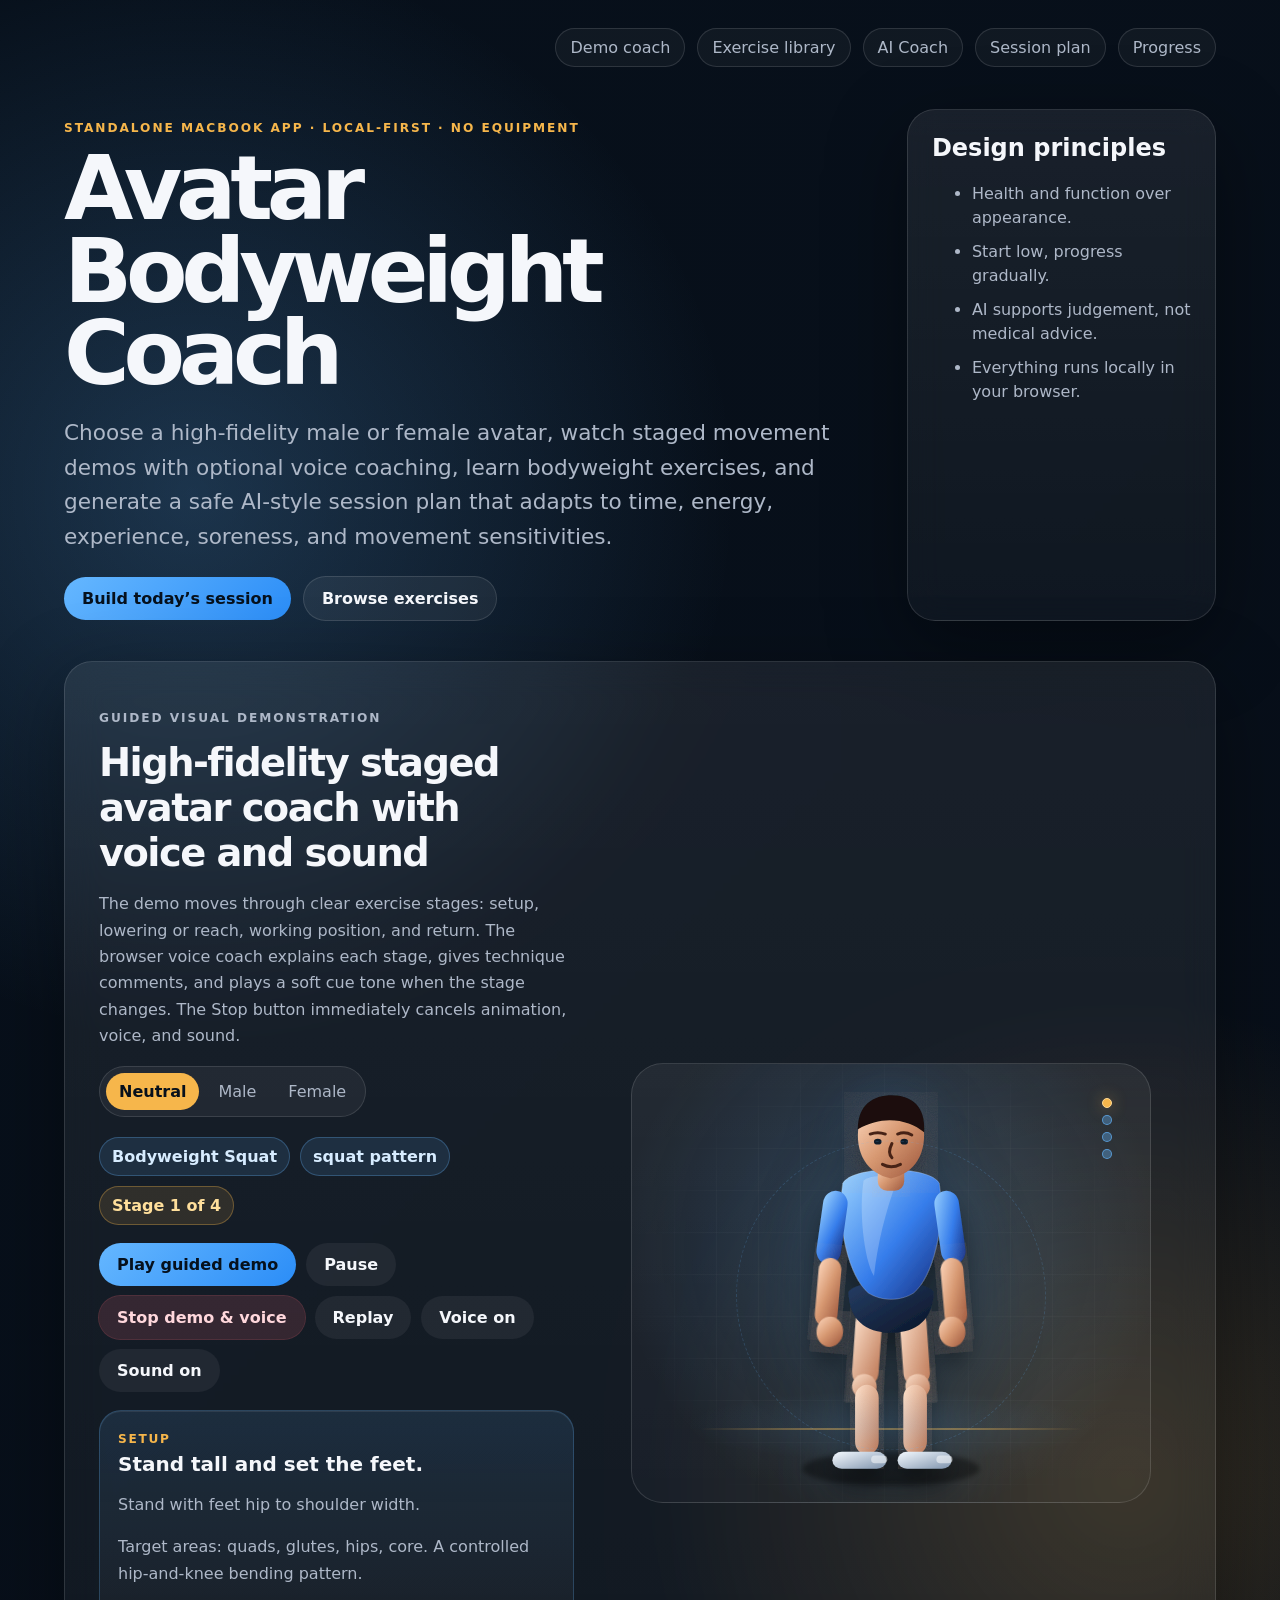
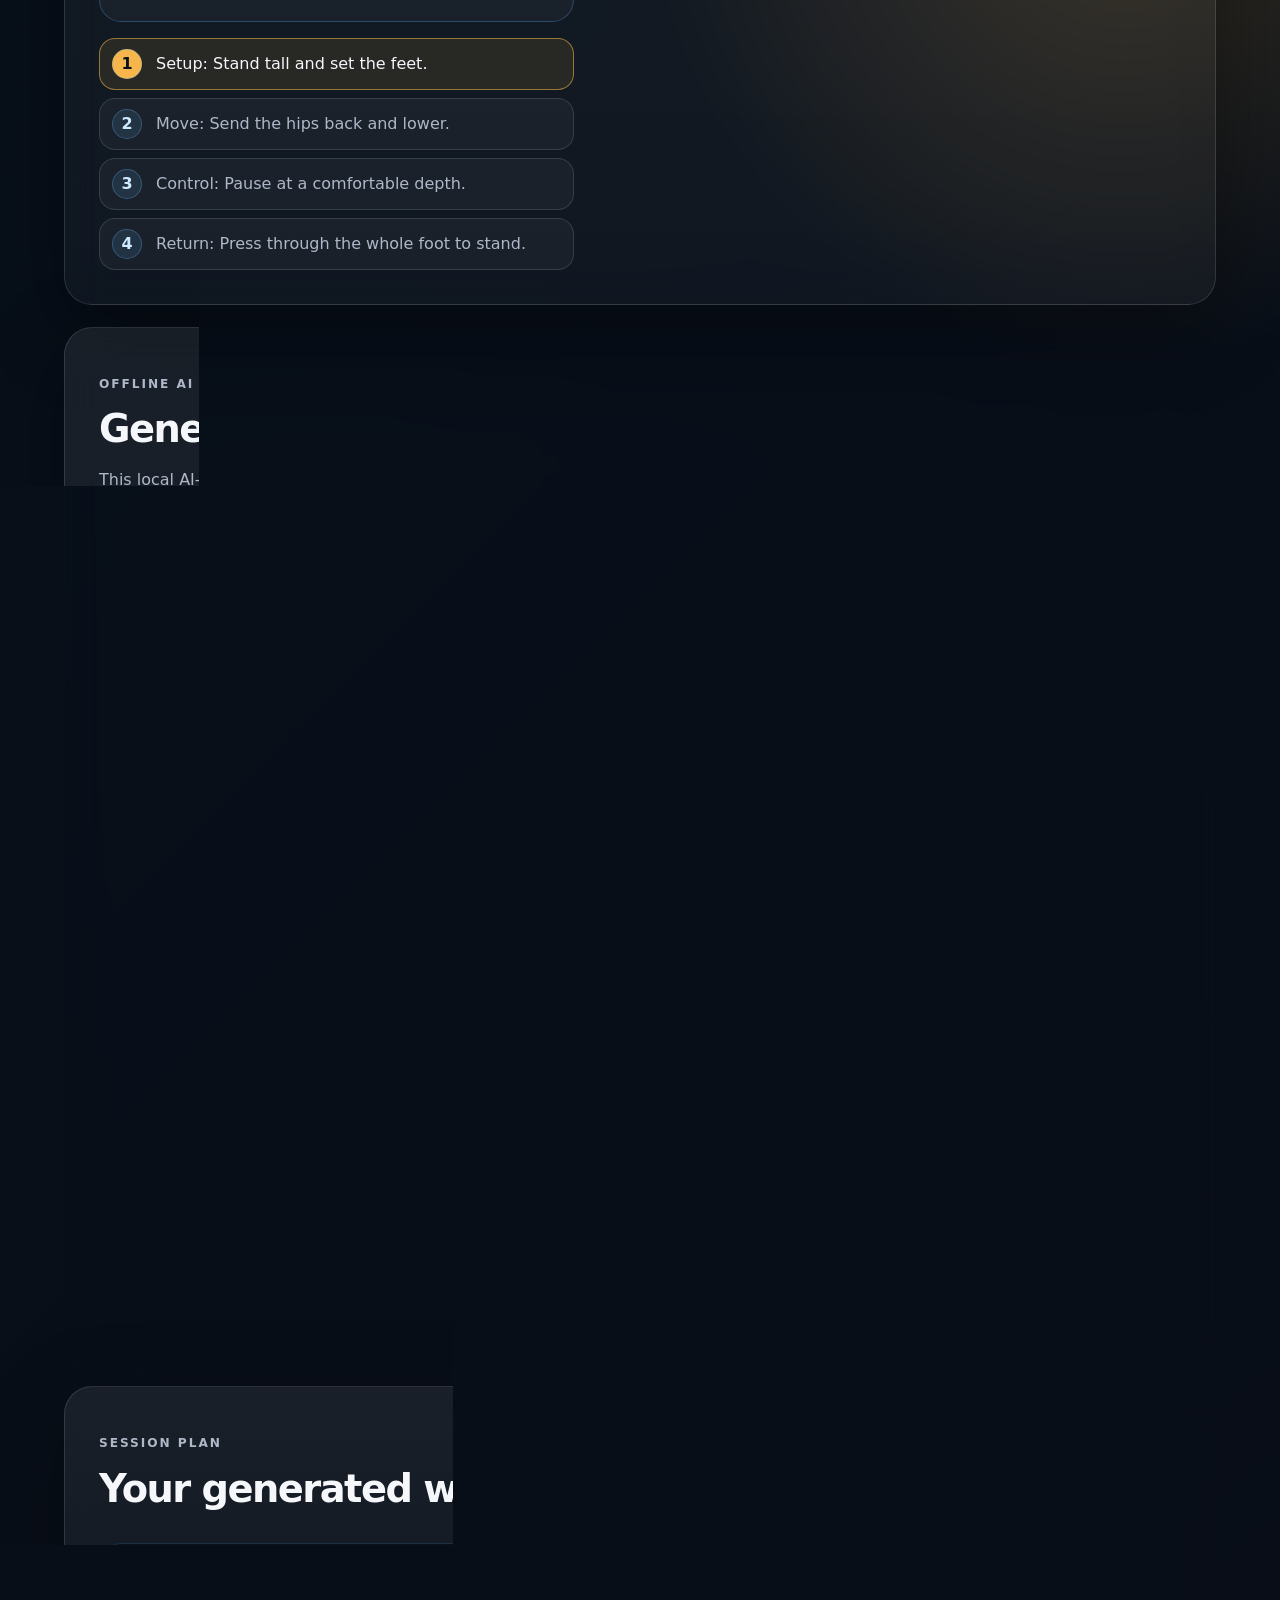
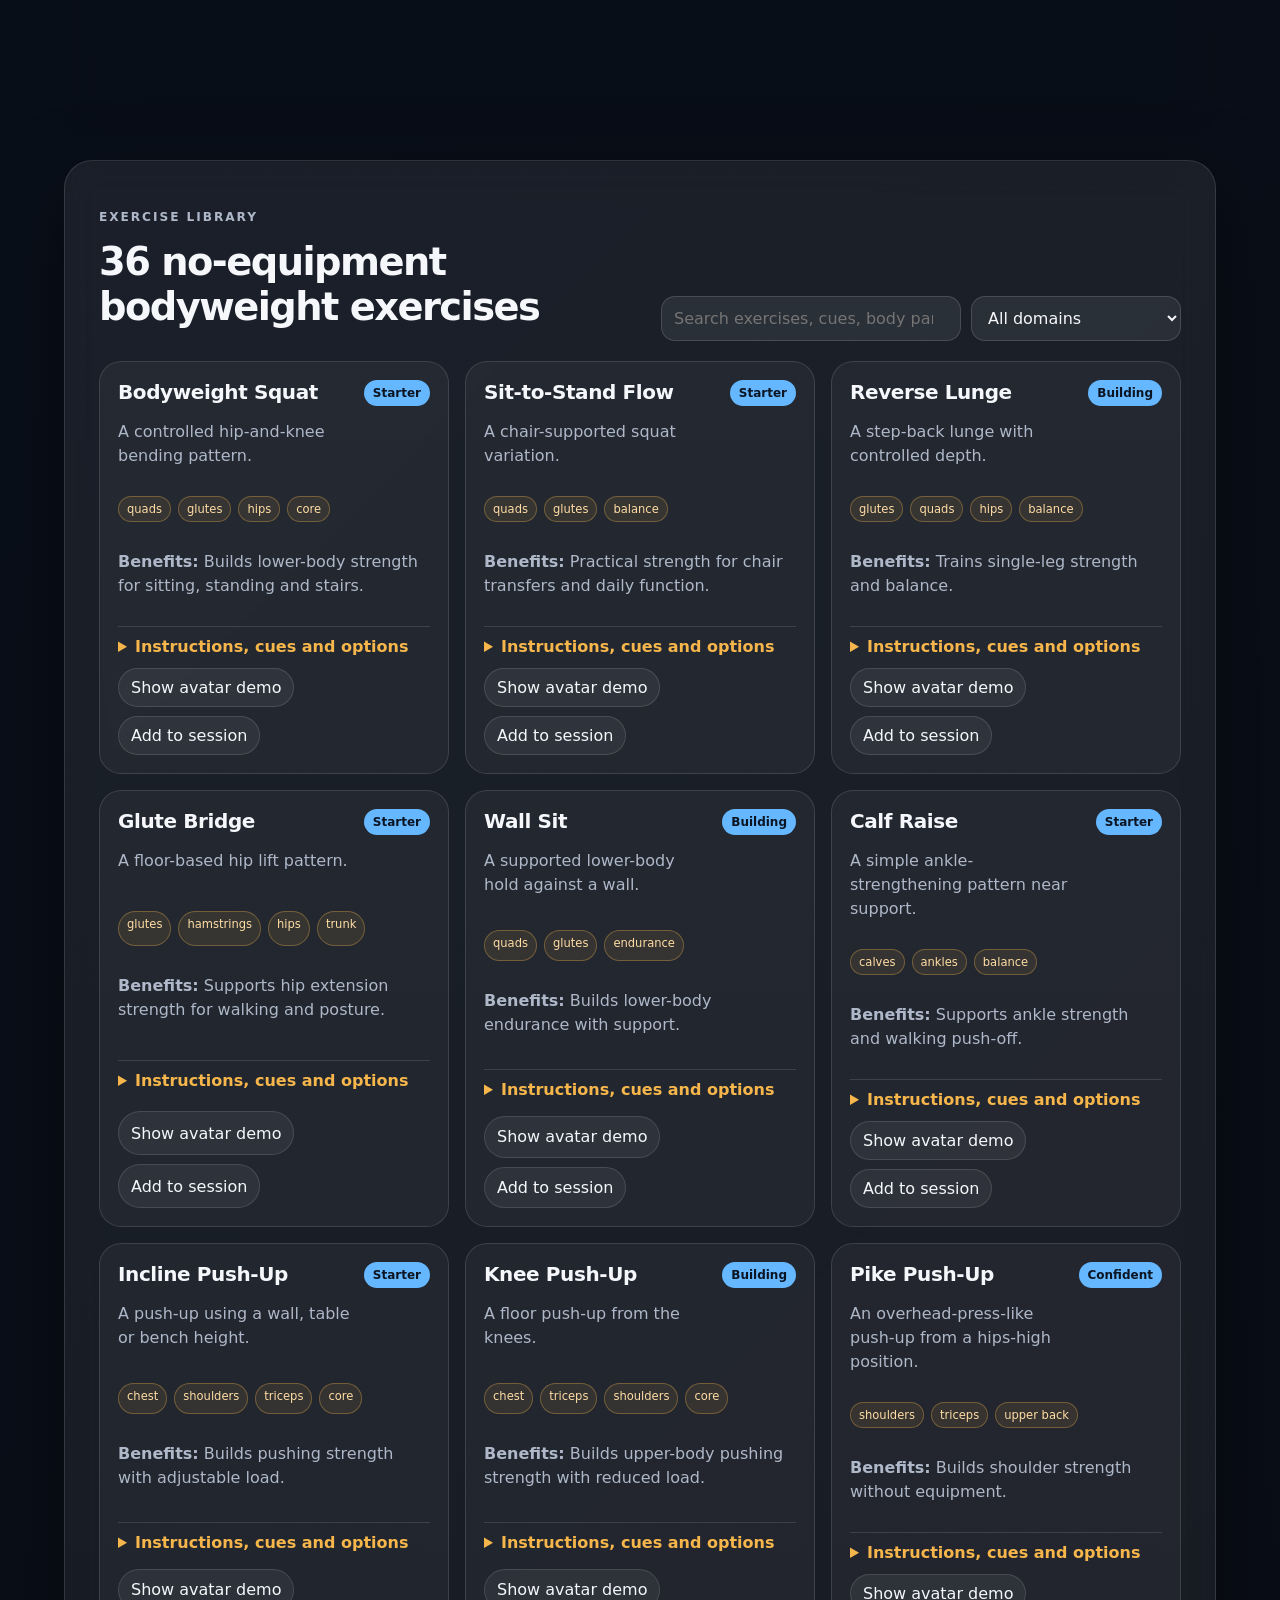
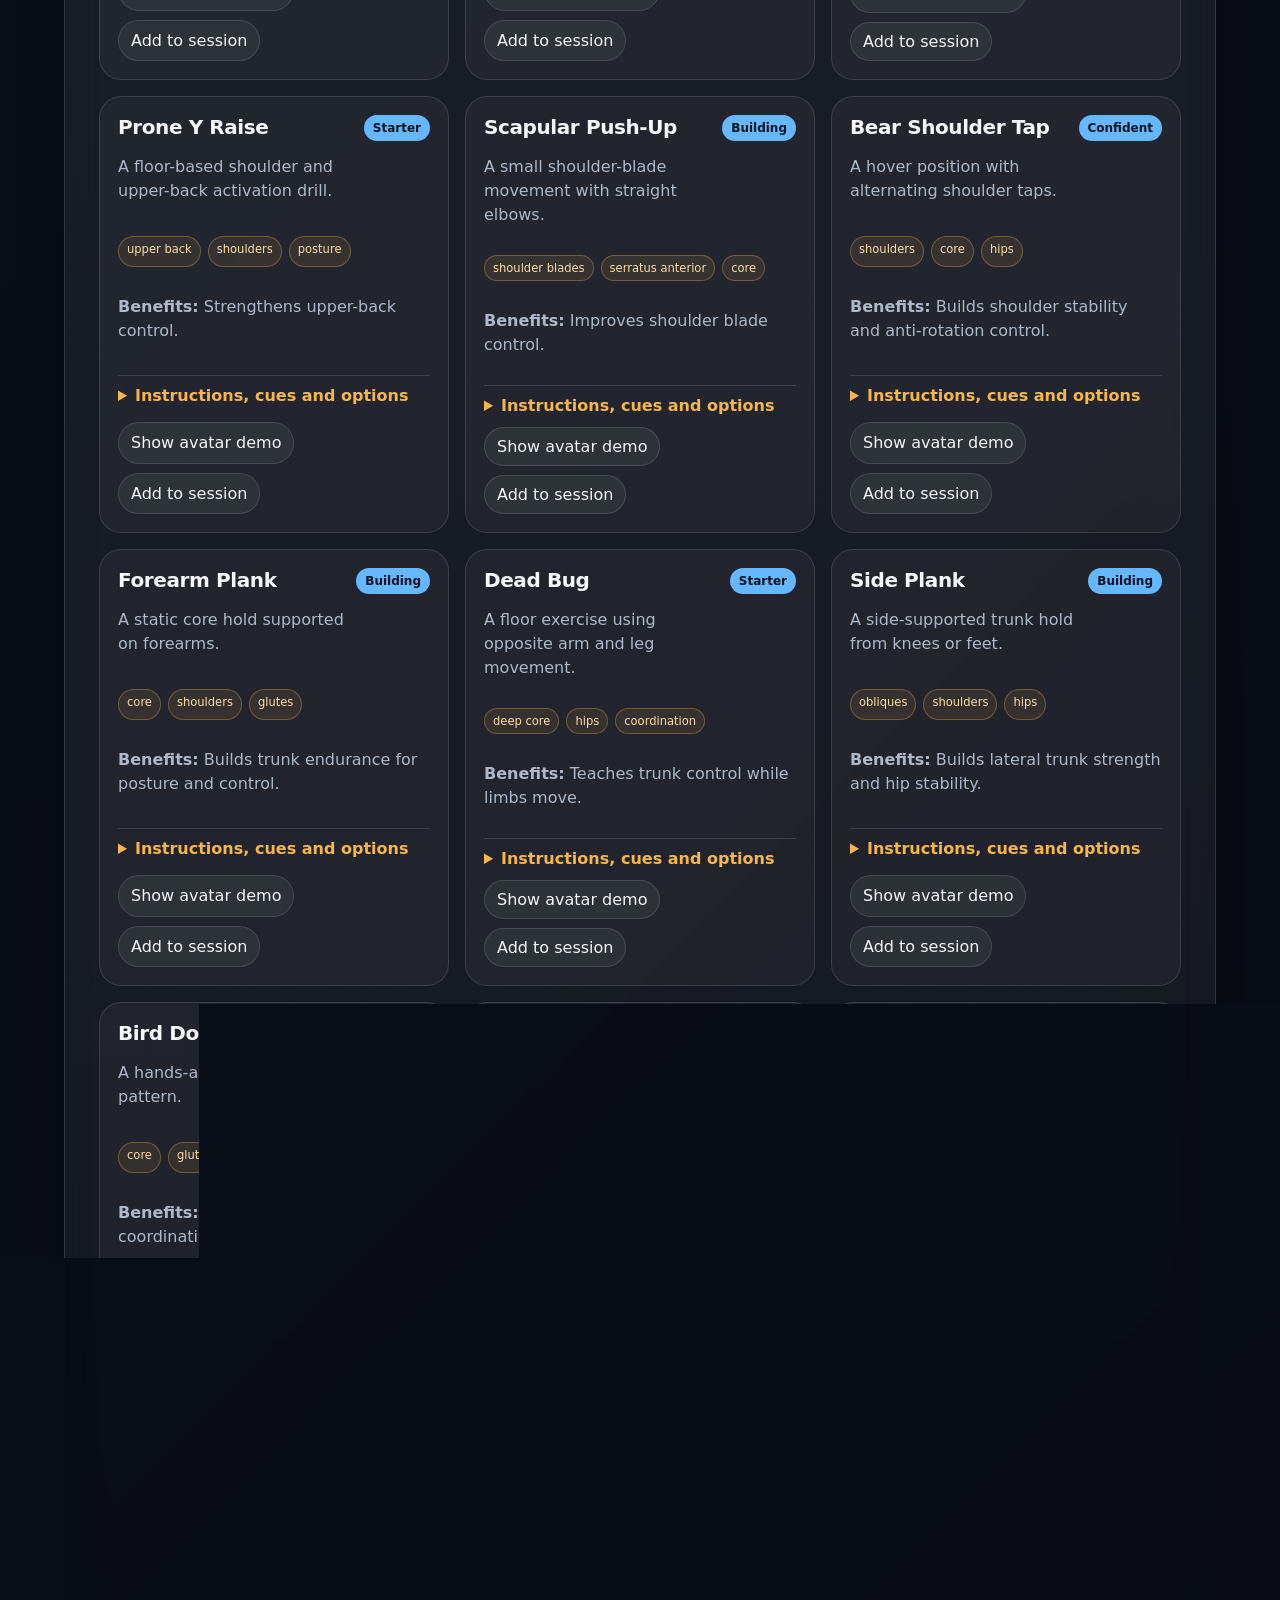
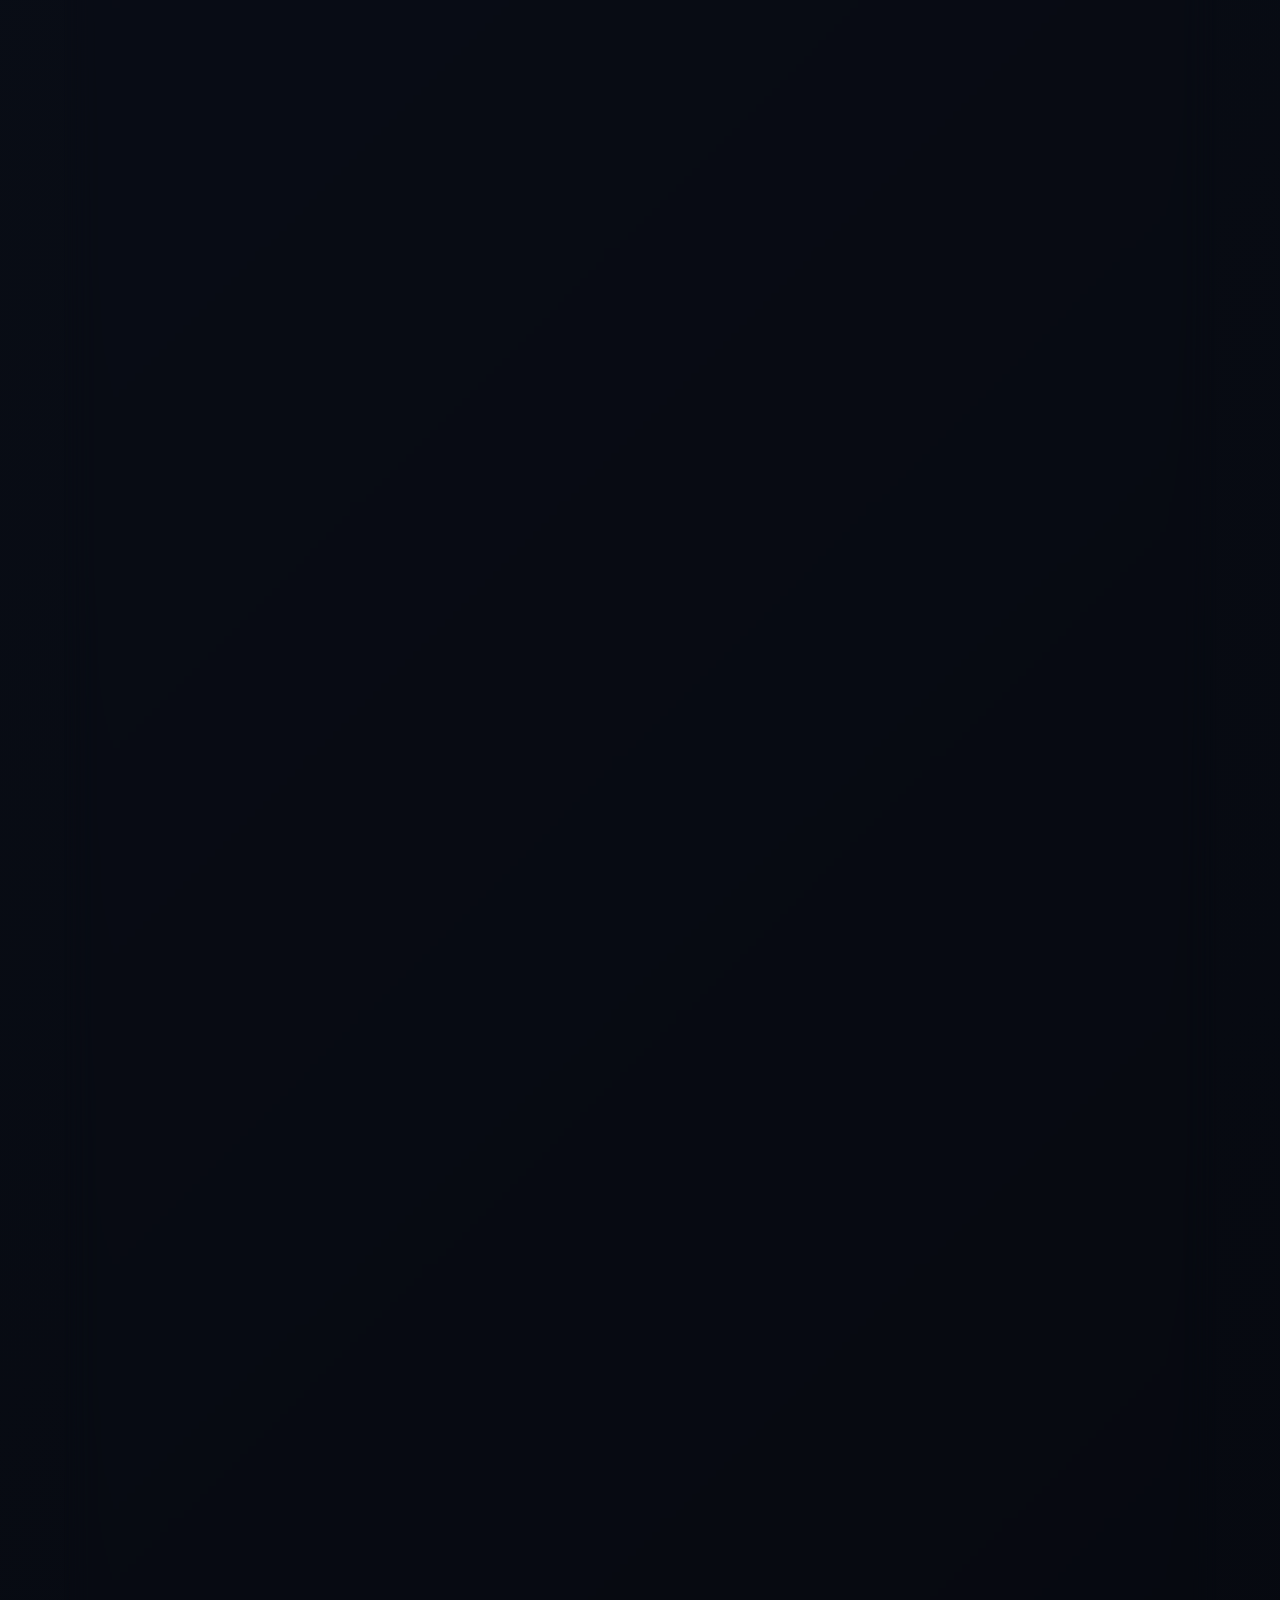
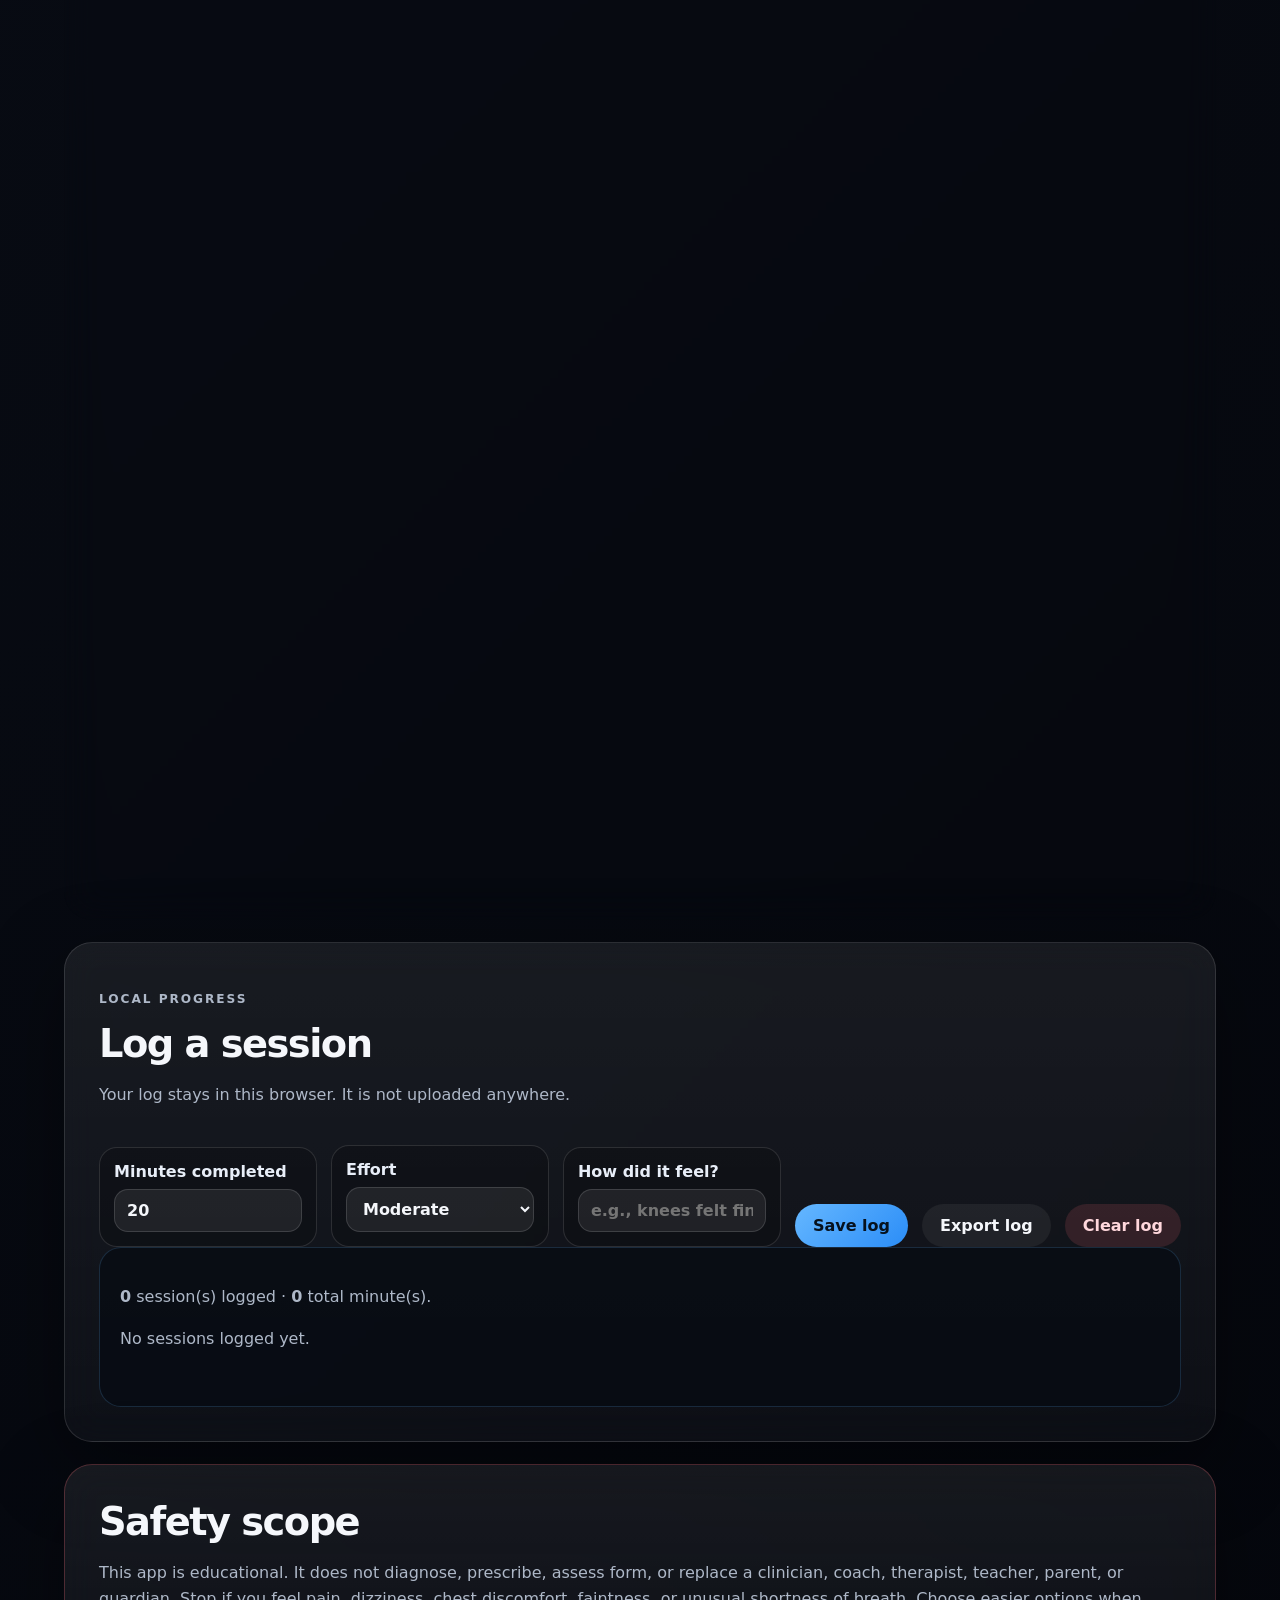
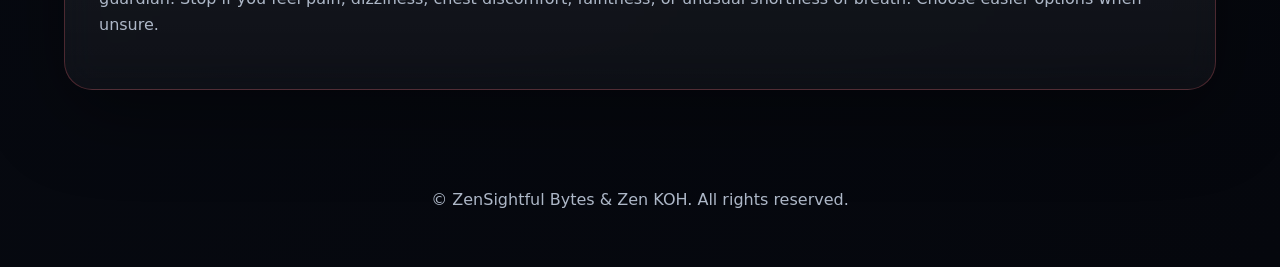
<file: index.html>
<!doctype html>
<html lang="en">
<head>
  <meta charset="utf-8" />
  <meta name="viewport" content="width=device-width, initial-scale=1" />
  <title>Avatar Bodyweight Coach</title>
  <link rel="stylesheet" href="styles.css" />
  <link rel="stylesheet" href="demo-upgrade.css" />
</head>
<body>
  <header class="hero">
    <nav class="topbar" aria-label="Primary navigation">
      <a href="#demoCoach">Demo coach</a>
      <a href="#library">Exercise library</a>
      <a href="#aiCoach">AI Coach</a>
      <a href="#session">Session plan</a>
      <a href="#progress">Progress</a>
    </nav>
    <section class="hero-grid">
      <div>
        <p class="eyebrow">Standalone MacBook app · local-first · no equipment</p>
        <h1>Avatar Bodyweight Coach</h1>
        <p class="lede">Choose a high-fidelity male or female avatar, watch staged movement demos with optional voice coaching, learn bodyweight exercises, and generate a safe AI-style session plan that adapts to time, energy, experience, soreness, and movement sensitivities.</p>
        <div class="hero-actions">
          <a class="button primary" href="#aiCoach">Build today’s session</a>
          <a class="button secondary" href="#library">Browse exercises</a>
        </div>
      </div>
      <aside class="hero-card" aria-label="App principles">
        <h2>Design principles</h2>
        <ul>
          <li>Health and function over appearance.</li>
          <li>Start low, progress gradually.</li>
          <li>AI supports judgement, not medical advice.</li>
          <li>Everything runs locally in your browser.</li>
        </ul>
      </aside>
    </section>
  </header>

  <main>
    <section id="demoCoach" class="panel split demo-panel" aria-labelledby="avatarTitle">
      <div>
        <p class="section-kicker">Guided visual demonstration</p>
        <h2 id="avatarTitle">High-fidelity staged avatar coach with voice and sound</h2>
        <p>The demo moves through clear exercise stages: setup, lowering or reach, working position, and return. The browser voice coach explains each stage, gives technique comments, and plays a soft cue tone when the stage changes. The Stop button immediately cancels animation, voice, and sound.</p>
        <div class="segmented" role="group" aria-label="Avatar selection">
          <button id="avatarNeutralBtn" class="seg active">Neutral</button>
          <button id="avatarMaleBtn" class="seg">Male</button>
          <button id="avatarFemaleBtn" class="seg">Female</button>
        </div>
        <div class="demo-meta">
          <span id="demoName">Bodyweight Squat</span>
          <span id="demoPattern">Squat pattern</span>
          <span id="demoStageBadge">Stage 1 of 4</span>
        </div>
        <div class="demo-controls" aria-label="Demo controls">
          <button id="playDemoBtn" class="button primary" type="button">Play guided demo</button>
          <button id="pauseDemoBtn" class="button secondary" type="button">Pause</button>
          <button id="stopDemoBtn" class="button danger" type="button">Stop demo &amp; voice</button>
          <button id="replayDemoBtn" class="button secondary" type="button">Replay</button>
          <button id="voiceToggleBtn" class="button secondary" type="button" aria-pressed="true">Voice on</button>
          <button id="soundToggleBtn" class="button secondary" type="button" aria-pressed="true">Sound on</button>
        </div>
        <div class="stage-card" aria-live="polite">
          <p class="stage-label" id="stageLabel">Setup</p>
          <h3 id="stageTitle">Stand tall and prepare</h3>
          <p id="stageCue">Feet grounded, posture tall, breathing steady.</p>
          <p id="stageComment">Press play or choose “Show avatar demo” from any exercise card.</p>
        </div>
        <ol id="stageTimeline" class="stage-timeline" aria-label="Exercise stage timeline"></ol>
      </div>

      <div class="stage-wrap">
        <div id="avatarStage" class="avatar-stage pattern-squat avatar-neutral stage-0" aria-label="Animated avatar demonstration">
          <div class="stage-grid"></div>
          <div class="floor"></div>
          <svg class="real-avatar" viewBox="0 0 360 440" role="img" aria-label="High-fidelity exercise coach avatar">
            <defs>
              <linearGradient id="skinTone" x1="0" x2="1" y1="0" y2="1">
                <stop offset="0" stop-color="#ffd9bf"/>
                <stop offset="0.48" stop-color="#d89a73"/>
                <stop offset="1" stop-color="#9d563c"/>
              </linearGradient>
              <linearGradient id="skinLight" x1="0" x2="1" y1="0" y2="1">
                <stop offset="0" stop-color="#ffe4cf"/>
                <stop offset="1" stop-color="#bd7754"/>
              </linearGradient>
              <linearGradient id="trainingTop" x1="0" x2="1" y1="0" y2="1">
                <stop offset="0" stop-color="#9bd3ff"/>
                <stop offset="0.55" stop-color="#367deb"/>
                <stop offset="1" stop-color="#162c7c"/>
              </linearGradient>
              <linearGradient id="trainingShorts" x1="0" x2="1" y1="0" y2="1">
                <stop offset="0" stop-color="#263e65"/>
                <stop offset="1" stop-color="#0a1528"/>
              </linearGradient>
              <linearGradient id="shoeGrad" x1="0" x2="1" y1="0" y2="1">
                <stop offset="0" stop-color="#f7fbff"/>
                <stop offset="1" stop-color="#7e93ad"/>
              </linearGradient>
              <filter id="softAvatarShadow" x="-30%" y="-30%" width="160%" height="160%">
                <feDropShadow dx="0" dy="18" stdDeviation="12" flood-color="#000000" flood-opacity="0.38"/>
              </filter>
              <filter id="skinTexture" x="-20%" y="-20%" width="140%" height="140%">
                <feTurbulence type="fractalNoise" baseFrequency="0.9" numOctaves="2" seed="7" result="noise"/>
                <feColorMatrix in="noise" type="matrix" values="0 0 0 0 0.7 0 0 0 0 0.42 0 0 0 0 0.3 0 0 0 0.08 0" result="grain"/>
                <feBlend in="SourceGraphic" in2="grain" mode="multiply"/>
              </filter>
            </defs>
            <ellipse class="ra-ground-shadow" cx="180" cy="407" rx="94" ry="18"/>
            <g class="ra-body" filter="url(#softAvatarShadow)">
              <g class="ra-thigh ra-thigh-left"><rect x="143" y="238" width="28" height="82" rx="15"/><circle cx="157" cy="320" r="13" class="ra-knee"/></g>
              <g class="ra-thigh ra-thigh-right"><rect x="189" y="238" width="28" height="82" rx="15"/><circle cx="203" cy="320" r="13" class="ra-knee"/></g>
              <g class="ra-shin ra-shin-left"><rect x="142" y="318" width="25" height="74" rx="14"/></g>
              <g class="ra-shin ra-shin-right"><rect x="193" y="318" width="25" height="74" rx="14"/></g>
              <g class="ra-foot ra-foot-left"><rect x="118" y="389" width="57" height="18" rx="10"/><rect x="159" y="393" width="17" height="8" rx="4" class="ra-sole"/></g>
              <g class="ra-foot ra-foot-right"><rect x="187" y="389" width="57" height="18" rx="10"/><rect x="228" y="393" width="17" height="8" rx="4" class="ra-sole"/></g>
              <g class="ra-hip"><path d="M135 220 C147 205, 213 205, 225 220 C224 249, 208 263, 180 263 C152 263, 136 249, 135 220Z"/></g>
              <g class="ra-torso"><path d="M129 105 C139 86, 221 86, 231 105 C238 150, 224 204, 204 221 C190 230, 170 230, 156 221 C136 204, 122 150, 129 105Z"/><path class="ra-top-shine" d="M151 102 C159 96, 178 96, 186 103 C174 136, 166 168, 162 203 C151 185, 146 132, 151 102Z"/></g>
              <g class="ra-upper-arm ra-upper-arm-left"><rect x="109" y="113" width="26" height="78" rx="14"/></g>
              <g class="ra-upper-arm ra-upper-arm-right"><rect x="225" y="113" width="26" height="78" rx="14"/></g>
              <g class="ra-forearm ra-forearm-left"><rect x="104" y="184" width="24" height="73" rx="13"/></g>
              <g class="ra-forearm ra-forearm-right"><rect x="232" y="184" width="24" height="73" rx="13"/></g>
              <g class="ra-hand ra-hand-left"><ellipse cx="116" cy="262" rx="14" ry="16"/></g>
              <g class="ra-hand ra-hand-right"><ellipse cx="244" cy="262" rx="14" ry="16"/></g>
              <g class="ra-neck"><rect x="166" y="82" width="28" height="31" rx="10"/></g>
              <g class="ra-head">
                <path class="ra-face" d="M146 43 C150 18, 210 18, 214 43 C219 73, 205 95, 180 100 C155 95, 141 73, 146 43Z"/>
                <path class="ra-hair ra-hair-neutral" d="M145 48 C145 22, 161 12, 181 12 C202 12, 217 24, 215 51 C199 38, 172 32, 145 48Z"/>
                <path class="ra-hair ra-hair-male" d="M145 45 C151 21, 167 12, 185 14 C205 17, 216 29, 214 53 C197 39, 170 34, 145 45Z"/>
                <path class="ra-hair ra-hair-female" d="M136 44 C139 16, 161 8, 183 10 C210 13, 226 33, 219 68 C217 100, 206 123, 196 132 C199 101, 196 76, 184 51 C169 58, 151 55, 136 44Z"/>
                <ellipse class="ra-eye" cx="166" cy="61" rx="4" ry="3"/><ellipse class="ra-eye" cx="194" cy="61" rx="4" ry="3"/>
                <path class="ra-brow" d="M158 53 Q166 50 174 53"/><path class="ra-brow" d="M187 53 Q195 50 202 54"/>
                <path class="ra-nose" d="M181 63 Q176 73 181 78"/>
                <path class="ra-mouth" d="M171 85 Q180 90 190 85"/>
              </g>
            </g>
          </svg>
          <div class="pose-path"><span></span><span></span><span></span><span></span></div>
          <div class="motion-ring"></div>
        </div>
      </div>
    </section>

    <section id="aiCoach" class="panel" aria-labelledby="aiCoachTitle">
      <p class="section-kicker">Offline AI Coach</p>
      <h2 id="aiCoachTitle">Generate a readiness-aware bodyweight session</h2>
      <p class="wide-copy">This local AI-style coach uses transparent rules rather than a cloud model. It recommends a balanced session, adjusts intensity when energy is low, avoids sensitive movement patterns, and prioritises safer progressions.</p>
      <div class="coach-grid">
        <form id="coachForm" class="coach-form">
          <label>Available time
            <select id="timeInput">
              <option value="10">10 minutes</option>
              <option value="15">15 minutes</option>
              <option value="20" selected>20 minutes</option>
              <option value="30">30 minutes</option>
              <option value="40">40 minutes</option>
            </select>
          </label>
          <label>Experience level
            <select id="experienceInput">
              <option value="starter">Starter</option>
              <option value="building" selected>Building</option>
              <option value="confident">Confident</option>
            </select>
          </label>
          <label>Energy today
            <input id="energyInput" type="range" min="1" max="5" value="3" />
            <span class="range-readout"><span id="energyReadout">3</span>/5</span>
          </label>
          <label>Soreness / stiffness today
            <input id="sorenessInput" type="range" min="1" max="5" value="2" />
            <span class="range-readout"><span id="sorenessReadout">2</span>/5</span>
          </label>
          <label>Session goal
            <select id="goalInput">
              <option value="balanced" selected>Balanced function</option>
              <option value="strength">Strength foundation</option>
              <option value="core">Core control</option>
              <option value="mobility">Mobility and balance</option>
              <option value="cardio">Gentle conditioning</option>
            </select>
          </label>
          <fieldset>
            <legend>Areas to protect today</legend>
            <label class="check"><input type="checkbox" value="wrist" name="protect" /> Wrist / hand</label>
            <label class="check"><input type="checkbox" value="knee" name="protect" /> Knee</label>
            <label class="check"><input type="checkbox" value="shoulder" name="protect" /> Shoulder</label>
            <label class="check"><input type="checkbox" value="back" name="protect" /> Back</label>
          </fieldset>
          <button class="button primary" type="submit">Generate AI session</button>
        </form>

        <div id="coachOutput" class="coach-output" aria-live="polite">
          <h3>Today’s AI coach view</h3>
          <p>Set your time, readiness and protection areas, then generate a session. The coach will explain why it selected the plan.</p>
        </div>
      </div>
    </section>

    <section id="session" class="panel" aria-labelledby="sessionTitle">
      <div class="section-row">
        <div>
          <p class="section-kicker">Session plan</p>
          <h2 id="sessionTitle">Your generated workout</h2>
        </div>
        <div class="button-row">
          <button id="copyPlanBtn" class="button secondary">Copy plan</button>
          <button id="downloadPlanBtn" class="button secondary">Download plan</button>
        </div>
      </div>
      <div id="sessionPlan" class="session-plan empty">No session generated yet.</div>
    </section>

    <section id="library" class="panel" aria-labelledby="libraryTitle">
      <div class="section-row">
        <div>
          <p class="section-kicker">Exercise library</p>
          <h2 id="libraryTitle">36 no-equipment bodyweight exercises</h2>
        </div>
        <div class="filters">
          <input id="searchInput" type="search" placeholder="Search exercises, cues, body parts…" />
          <select id="domainFilter">
            <option value="all">All domains</option>
          </select>
        </div>
      </div>
      <div id="exerciseGrid" class="exercise-grid"></div>
    </section>

    <section id="progress" class="panel" aria-labelledby="progressTitle">
      <div class="section-row">
        <div>
          <p class="section-kicker">Local progress</p>
          <h2 id="progressTitle">Log a session</h2>
          <p>Your log stays in this browser. It is not uploaded anywhere.</p>
        </div>
      </div>
      <form id="logForm" class="log-form">
        <label>Minutes completed <input id="logMinutes" type="number" min="1" max="180" value="20" /></label>
        <label>Effort <select id="logEffort"><option>Easy</option><option selected>Moderate</option><option>Challenging</option></select></label>
        <label>How did it feel? <input id="logNote" type="text" placeholder="e.g., knees felt fine, plank was hard" /></label>
        <button class="button primary" type="submit">Save log</button>
        <button id="exportLogBtn" class="button secondary" type="button">Export log</button>
        <button id="clearLogBtn" class="button danger" type="button">Clear log</button>
      </form>
      <div id="progressSummary" class="progress-summary"></div>
    </section>

    <section class="panel safety" aria-labelledby="safetyTitle">
      <h2 id="safetyTitle">Safety scope</h2>
      <p>This app is educational. It does not diagnose, prescribe, assess form, or replace a clinician, coach, therapist, teacher, parent, or guardian. Stop if you feel pain, dizziness, chest discomfort, faintness, or unusual shortness of breath. Choose easier options when unsure.</p>
    </section>
  </main>

  <footer>
    <p>© ZenSightful Bytes &amp; Zen KOH. All rights reserved.</p>
  </footer>

  <script src="app.js"></script>
  <script src="demo-upgrade.js"></script>
</body>
</html>
</file>
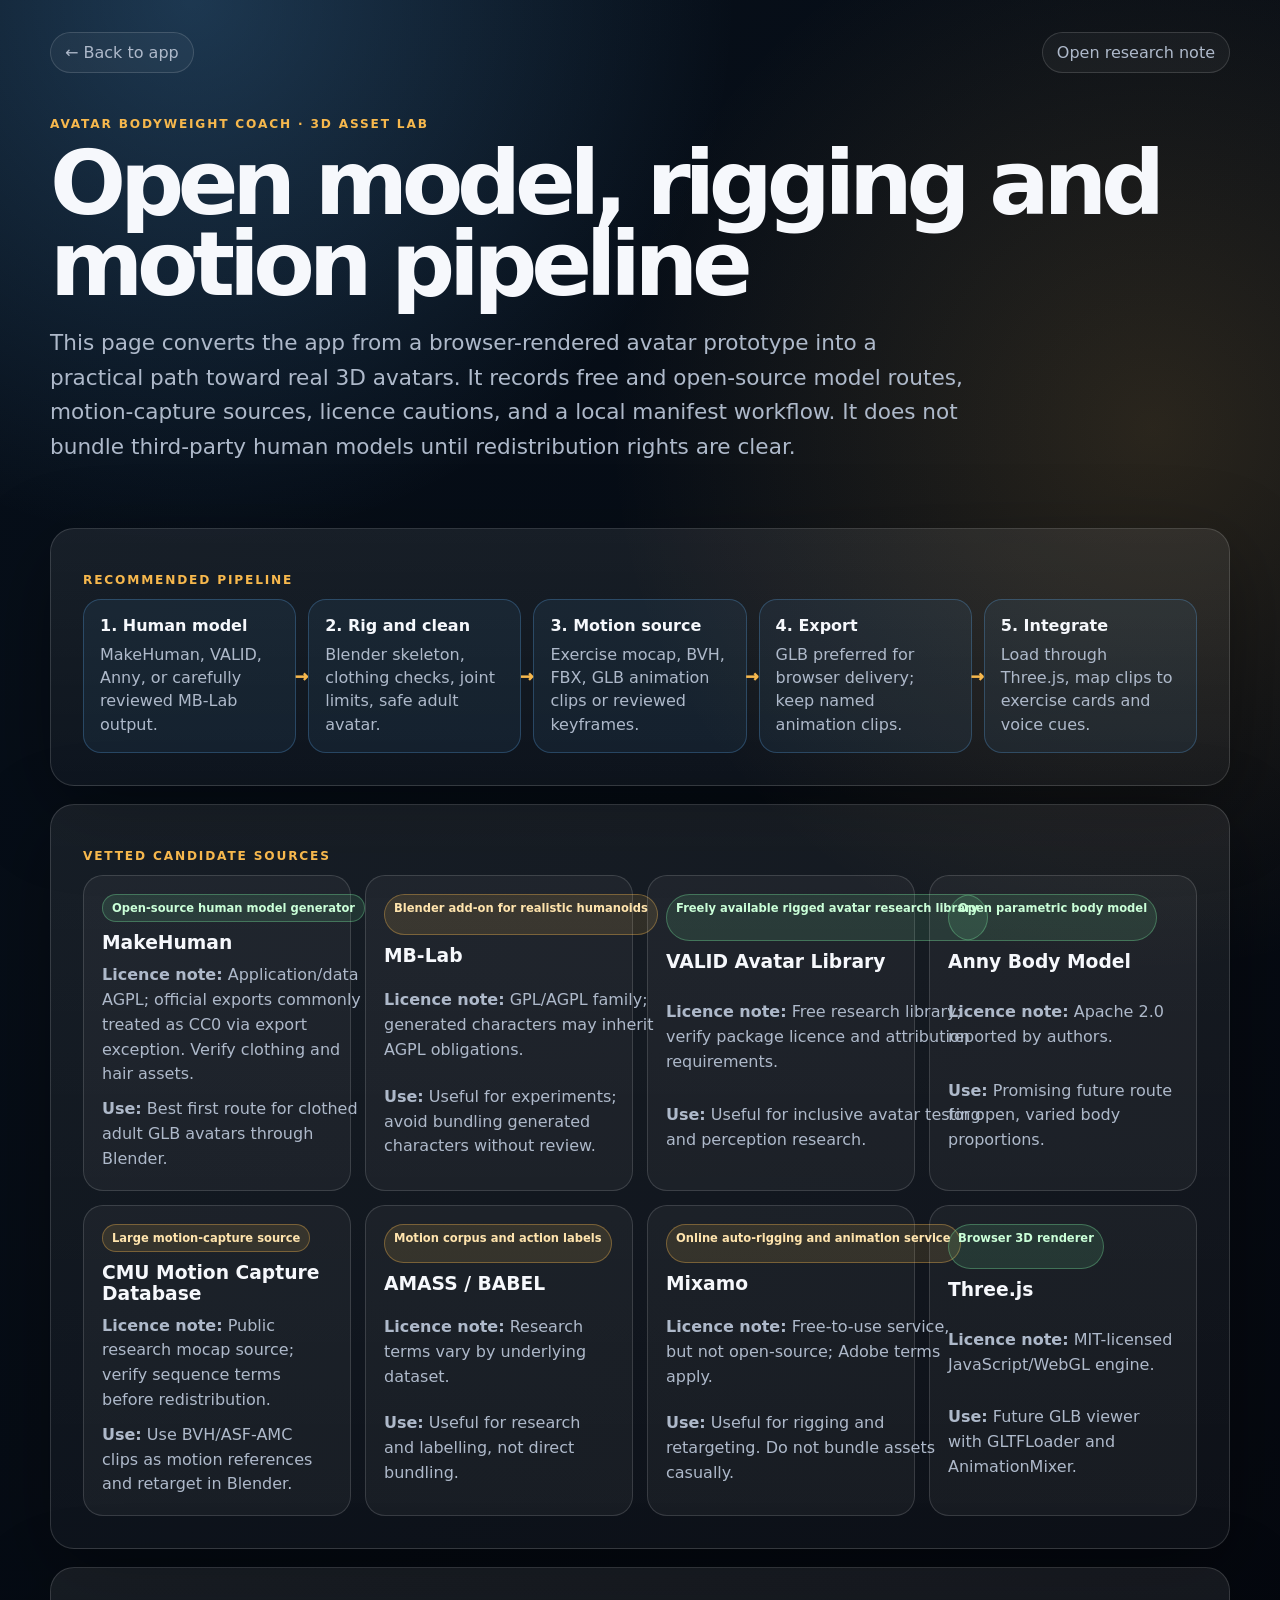
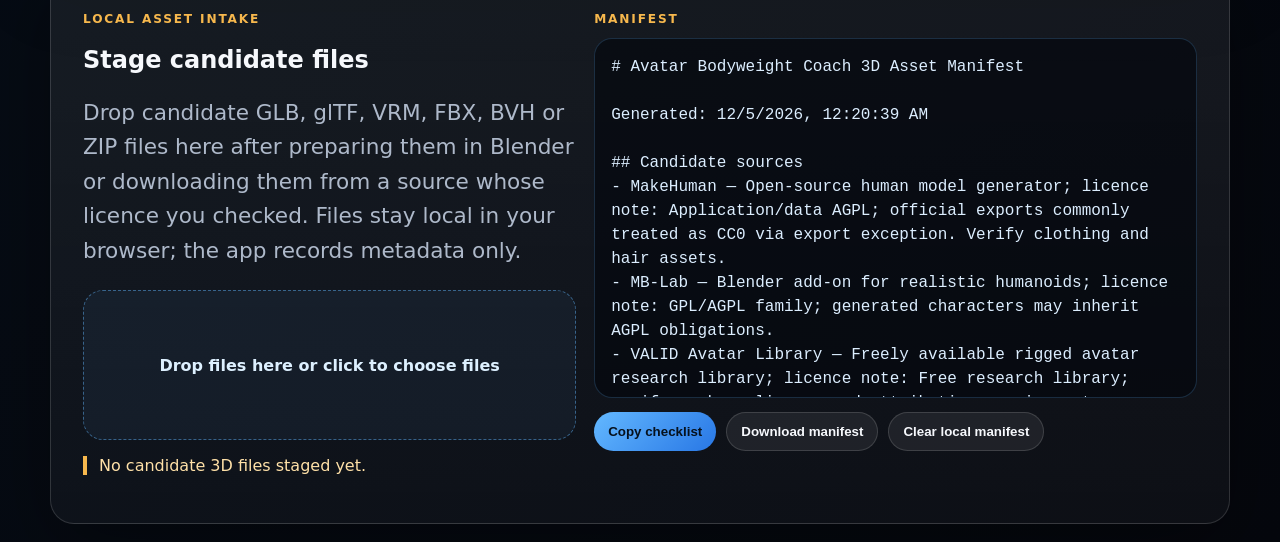
<file: asset-lab.html>
<!doctype html>
<html lang="en">
<head>
  <meta charset="utf-8" />
  <meta name="viewport" content="width=device-width, initial-scale=1" />
  <title>3D Asset Lab | Avatar Bodyweight Coach</title>
  <style>
    :root{--bg:#070d16;--panel:#111a2a;--text:#f6f8fc;--muted:#aeb9ca;--line:rgba(255,255,255,.14);--blue:#63b8ff;--amber:#f7b84d;--green:#75e29a;--red:#ff7988;--radius:24px}*{box-sizing:border-box}body{margin:0;font-family:Inter,ui-sans-serif,system-ui,-apple-system,BlinkMacSystemFont,"Segoe UI",sans-serif;background:radial-gradient(circle at 15% 0,rgba(99,184,255,.24),transparent 34rem),radial-gradient(circle at 90% 20%,rgba(247,184,77,.15),transparent 34rem),linear-gradient(135deg,#07101b,#05070d);color:var(--text)}a{color:inherit}.wrap{width:min(1180px,calc(100% - 32px));margin:auto}.hero{padding:32px 0 24px}.top{display:flex;justify-content:space-between;gap:16px;align-items:center;margin-bottom:44px}.top a{text-decoration:none;border:1px solid var(--line);border-radius:999px;padding:10px 14px;color:var(--muted);background:rgba(255,255,255,.04)}.eyebrow{color:var(--amber);font-size:.76rem;letter-spacing:.15em;text-transform:uppercase;font-weight:900}h1{font-size:clamp(2.6rem,7vw,6.5rem);line-height:.9;letter-spacing:-.07em;margin:0 0 18px}.lede{font-size:clamp(1.05rem,2vw,1.35rem);line-height:1.6;color:var(--muted);max-width:920px}.panel{border:1px solid var(--line);border-radius:var(--radius);background:linear-gradient(180deg,rgba(255,255,255,.07),rgba(255,255,255,.035));box-shadow:0 24px 80px rgba(0,0,0,.35);padding:clamp(18px,4vw,32px);margin:18px 0}.pipeline{display:grid;grid-template-columns:repeat(5,minmax(150px,1fr));gap:12px}.step{position:relative;min-height:120px;border:1px solid rgba(99,184,255,.25);border-radius:18px;background:rgba(99,184,255,.07);padding:16px}.step:not(:last-child):after{content:'→';position:absolute;right:-13px;top:50%;translate:0 -50%;color:var(--amber);font-weight:950}.step strong{display:block;margin-bottom:8px}.step span{color:var(--muted);line-height:1.45}.grid{display:grid;grid-template-columns:repeat(auto-fit,minmax(260px,1fr));gap:14px}.card{border:1px solid var(--line);border-radius:20px;background:rgba(255,255,255,.045);padding:18px;display:grid;gap:10px}.card h3{margin:0}.card p{margin:0;color:var(--muted);line-height:1.55}.pill{display:inline-flex;width:max-content;border-radius:999px;padding:6px 9px;font-size:.72rem;font-weight:900;border:1px solid var(--line);background:rgba(255,255,255,.04);color:#dbeeff}.good{background:rgba(117,226,154,.12);border-color:rgba(117,226,154,.35);color:#caffd8}.caution{background:rgba(247,184,77,.12);border-color:rgba(247,184,77,.35);color:#ffe4ad}.workbench{display:grid;grid-template-columns:minmax(280px,.9fr) minmax(280px,1.1fr);gap:18px}.drop{display:grid;place-items:center;text-align:center;min-height:150px;border:1.5px dashed rgba(99,184,255,.46);border-radius:20px;background:rgba(99,184,255,.06);padding:18px;color:#ddf0ff;font-weight:850;cursor:pointer}.drop input{display:none}.drop.drag{border-color:var(--amber);background:rgba(247,184,77,.08)}.manifest{white-space:pre-wrap;font-family:ui-monospace,SFMono-Regular,Menlo,Consolas,monospace;background:rgba(2,6,12,.6);border:1px solid rgba(99,184,255,.2);border-radius:18px;padding:16px;max-height:360px;overflow:auto;color:#dceeff;line-height:1.5}.buttons{display:flex;gap:10px;flex-wrap:wrap;margin-top:14px}button{border:0;border-radius:999px;padding:11px 14px;font-weight:900;cursor:pointer}.primary{background:linear-gradient(135deg,var(--blue),#2877e5);color:#06111d}.secondary{background:rgba(255,255,255,.07);color:var(--text);border:1px solid var(--line)}.warning{border-left:4px solid var(--amber);padding-left:12px;color:#ffe1a8!important}@media(max-width:900px){.pipeline,.workbench{grid-template-columns:1fr}.step:after{display:none}.top{display:grid}}
  </style>
</head>
<body>
  <main class="wrap">
    <section class="hero">
      <div class="top"><a href="index.html">← Back to app</a><a href="docs/OPEN_3D_ASSETS.md">Open research note</a></div>
      <p class="eyebrow">Avatar Bodyweight Coach · 3D Asset Lab</p>
      <h1>Open model, rigging and motion pipeline</h1>
      <p class="lede">This page converts the app from a browser-rendered avatar prototype into a practical path toward real 3D avatars. It records free and open-source model routes, motion-capture sources, licence cautions, and a local manifest workflow. It does not bundle third-party human models until redistribution rights are clear.</p>
    </section>

    <section class="panel">
      <p class="eyebrow">Recommended pipeline</p>
      <div class="pipeline">
        <div class="step"><strong>1. Human model</strong><span>MakeHuman, VALID, Anny, or carefully reviewed MB-Lab output.</span></div>
        <div class="step"><strong>2. Rig and clean</strong><span>Blender skeleton, clothing checks, joint limits, safe adult avatar.</span></div>
        <div class="step"><strong>3. Motion source</strong><span>Exercise mocap, BVH, FBX, GLB animation clips or reviewed keyframes.</span></div>
        <div class="step"><strong>4. Export</strong><span>GLB preferred for browser delivery; keep named animation clips.</span></div>
        <div class="step"><strong>5. Integrate</strong><span>Load through Three.js, map clips to exercise cards and voice cues.</span></div>
      </div>
    </section>

    <section class="panel">
      <p class="eyebrow">Vetted candidate sources</p>
      <div id="sources" class="grid"></div>
    </section>

    <section class="panel workbench">
      <div>
        <p class="eyebrow">Local asset intake</p>
        <h2>Stage candidate files</h2>
        <p class="lede">Drop candidate GLB, glTF, VRM, FBX, BVH or ZIP files here after preparing them in Blender or downloading them from a source whose licence you checked. Files stay local in your browser; the app records metadata only.</p>
        <label id="drop" class="drop"><input id="files" type="file" accept=".glb,.gltf,.vrm,.fbx,.bvh,.zip" multiple><span>Drop files here or click to choose files</span></label>
        <p id="status" class="warning">No candidate 3D files staged yet.</p>
      </div>
      <div>
        <p class="eyebrow">Manifest</p>
        <div id="manifest" class="manifest"></div>
        <div class="buttons"><button class="primary" id="copy">Copy checklist</button><button class="secondary" id="download">Download manifest</button><button class="secondary" id="clear">Clear local manifest</button></div>
      </div>
    </section>
  </main>
  <script>
    const sources=[
      ['MakeHuman','Open-source human model generator','Application/data AGPL; official exports commonly treated as CC0 via export exception. Verify clothing and hair assets.','Best first route for clothed adult GLB avatars through Blender.','good'],
      ['MB-Lab','Blender add-on for realistic humanoids','GPL/AGPL family; generated characters may inherit AGPL obligations.','Useful for experiments; avoid bundling generated characters without review.','caution'],
      ['VALID Avatar Library','Freely available rigged avatar research library','Free research library; verify package licence and attribution requirements.','Useful for inclusive avatar testing and perception research.','good'],
      ['Anny Body Model','Open parametric body model','Apache 2.0 reported by authors.','Promising future route for open, varied body proportions.','good'],
      ['CMU Motion Capture Database','Large motion-capture source','Public research mocap source; verify sequence terms before redistribution.','Use BVH/ASF-AMC clips as motion references and retarget in Blender.','caution'],
      ['AMASS / BABEL','Motion corpus and action labels','Research terms vary by underlying dataset.','Useful for research and labelling, not direct bundling.','caution'],
      ['Mixamo','Online auto-rigging and animation service','Free-to-use service, but not open-source; Adobe terms apply.','Useful for rigging and retargeting. Do not bundle assets casually.','caution'],
      ['Three.js','Browser 3D renderer','MIT-licensed JavaScript/WebGL engine.','Future GLB viewer with GLTFLoader and AnimationMixer.','good']
    ];
    const checklist=['Choose a human model source with redistribution rights clear enough for GitHub Pages.','Create or export a clothed adult exercise avatar in Blender; avoid recognisable real persons.','Use a standard humanoid skeleton and name bones consistently before retargeting.','Retarget exercise motion clips: squat, lunge, bridge, push-up, plank, dead bug, balance, cardio and mobility patterns.','Export browser-ready GLB files with mesh, skeleton and named animation clips.','Keep source, licence, attribution and modification notes in assets/3d/ATTRIBUTION.md.','Test each motion for safe educational form before connecting it to voice coaching.','Keep the SVG avatar as fallback when 3D assets fail to load.'];
    let staged=JSON.parse(localStorage.getItem('abc_3d_asset_manifest')||'[]');
    const el=id=>document.getElementById(id);
    el('sources').innerHTML=sources.map(s=>`<article class="card"><span class="pill ${s[4]}">${s[1]}</span><h3>${s[0]}</h3><p><strong>Licence note:</strong> ${s[2]}</p><p><strong>Use:</strong> ${s[3]}</p></article>`).join('');
    function text(){const out=['# Avatar Bodyweight Coach 3D Asset Manifest','',`Generated: ${new Date().toLocaleString()}`,'','## Candidate sources',...sources.map(s=>`- ${s[0]} — ${s[1]}; licence note: ${s[2]}`),'','## Staged local files'];if(!staged.length)out.push('- None staged yet.');staged.forEach(f=>out.push(`- ${f.name} (${f.ext.toUpperCase()}, ${(f.size/1024/1024).toFixed(2)} MB), staged ${f.date}`));out.push('','## Required before bundling','',...checklist.map(x=>`- ${x}`));return out.join('\n')}
    function render(){el('manifest').textContent=text();el('status').textContent=staged.length?`${staged.length} candidate file(s) staged locally. No file uploaded.`:'No candidate 3D files staged yet.';localStorage.setItem('abc_3d_asset_manifest',JSON.stringify(staged));}
    function add(files){const ok=['glb','gltf','vrm','fbx','bvh','zip'];staged=[...[...files].filter(f=>ok.includes((f.name.split('.').pop()||'').toLowerCase())).map(f=>({name:f.name,size:f.size,ext:(f.name.split('.').pop()||'').toLowerCase(),date:new Date().toISOString()})),...staged].slice(0,40);render();}
    el('files').addEventListener('change',e=>add(e.target.files));['dragenter','dragover'].forEach(t=>el('drop').addEventListener(t,e=>{e.preventDefault();el('drop').classList.add('drag')}));['dragleave','drop'].forEach(t=>el('drop').addEventListener(t,e=>{e.preventDefault();el('drop').classList.remove('drag')}));el('drop').addEventListener('drop',e=>add(e.dataTransfer.files));
    el('copy').onclick=async()=>{await navigator.clipboard.writeText(checklist.map((x,i)=>`${i+1}. ${x}`).join('\n'));el('copy').textContent='Copied';setTimeout(()=>el('copy').textContent='Copy checklist',1200)};
    el('download').onclick=()=>{const blob=new Blob([text()],{type:'text/markdown'}),url=URL.createObjectURL(blob),a=document.createElement('a');a.href=url;a.download='avatar-bodyweight-3d-asset-manifest.md';a.click();URL.revokeObjectURL(url)};
    el('clear').onclick=()=>{staged=[];render()};render();
  </script>
</body>
</html>
</file>
<file: styles.css>
:root{--bg:#080d16;--panel:rgba(18,26,42,.82);--text:#f5f7fb;--muted:#aeb8c8;--line:rgba(255,255,255,.12);--blue:#65b7ff;--blue2:#2b8df7;--amber:#f6b64b;--danger:#ff6b7a;--radius:28px;--shadow:0 24px 80px rgba(0,0,0,.38)}*{box-sizing:border-box}html{scroll-behavior:smooth}body{margin:0;min-height:100vh;font-family:Inter,ui-sans-serif,system-ui,-apple-system,BlinkMacSystemFont,"Segoe UI",sans-serif;color:var(--text);background:radial-gradient(circle at 15% 5%,rgba(101,183,255,.22),transparent 34rem),radial-gradient(circle at 88% 15%,rgba(246,182,75,.18),transparent 30rem),linear-gradient(135deg,#07101b 0%,#090d16 55%,#05070d 100%)}a{color:inherit}button,input,select{font:inherit}.hero{padding:28px clamp(18px,5vw,72px) 40px}.topbar{display:flex;gap:12px;flex-wrap:wrap;justify-content:flex-end;margin-bottom:42px}.topbar a{text-decoration:none;color:var(--muted);border:1px solid var(--line);border-radius:999px;padding:9px 14px;background:rgba(255,255,255,.04)}.topbar a:hover{color:var(--text);border-color:rgba(101,183,255,.45)}.hero-grid{display:grid;grid-template-columns:minmax(0,1.45fr) minmax(280px,.55fr);gap:28px;align-items:stretch}.eyebrow,.section-kicker{color:var(--amber);text-transform:uppercase;letter-spacing:.16em;font-weight:800;font-size:.76rem}h1{margin:0;font-size:clamp(2.6rem,7vw,6.2rem);line-height:.92;letter-spacing:-.07em}.lede{color:var(--muted);font-size:clamp(1.05rem,2vw,1.35rem);line-height:1.6;max-width:980px}.hero-actions,.button-row{display:flex;flex-wrap:wrap;gap:12px;align-items:center}.button,button.button{border:0;cursor:pointer;border-radius:999px;padding:12px 18px;font-weight:800;text-decoration:none;transition:transform .16s ease}.button:hover,button:hover{transform:translateY(-1px)}.primary{background:linear-gradient(135deg,var(--blue),var(--blue2));color:#06111d}.secondary{background:rgba(255,255,255,.06);color:var(--text);border:1px solid var(--line)}.danger{background:rgba(255,107,122,.14);color:#ffd7dc;border:1px solid rgba(255,107,122,.35)}.hero-card,.panel{background:linear-gradient(180deg,rgba(255,255,255,.075),rgba(255,255,255,.035));border:1px solid var(--line);border-radius:var(--radius);box-shadow:var(--shadow);backdrop-filter:blur(18px)}.hero-card{padding:24px}.hero-card h2{margin-top:0}.hero-card li{margin:10px 0;color:var(--muted);line-height:1.5}main{padding:0 clamp(18px,5vw,72px) 64px;display:grid;gap:22px}.panel{padding:clamp(20px,4vw,34px)}.panel h2{margin:0 0 12px;font-size:clamp(1.8rem,3vw,3.1rem);letter-spacing:-.04em}.panel p{color:var(--muted);line-height:1.65}.wide-copy{max-width:1100px}.split{display:grid;grid-template-columns:minmax(280px,.65fr) minmax(320px,1fr);gap:28px;align-items:center}.section-row{display:flex;justify-content:space-between;gap:18px;align-items:end;margin-bottom:20px}.segmented{display:inline-flex;gap:6px;padding:6px;border:1px solid var(--line);border-radius:999px;background:rgba(255,255,255,.05)}.seg{border:0;border-radius:999px;padding:9px 13px;color:var(--muted);background:transparent;cursor:pointer}.seg.active{color:#07101b;background:var(--amber);font-weight:900}.demo-meta{display:flex;flex-wrap:wrap;gap:10px;margin-top:20px}.demo-meta span{padding:9px 12px;border-radius:999px;background:rgba(101,183,255,.12);border:1px solid rgba(101,183,255,.28);color:#d7ecff;font-weight:800}.demo-meta span:last-child{background:rgba(246,182,75,.12);border-color:rgba(246,182,75,.32);color:#ffdf9b}.stage-wrap{min-height:440px;display:grid;place-items:center}.avatar-stage{position:relative;width:min(100%,520px);height:440px;border-radius:32px;background:radial-gradient(circle at 50% 42%,rgba(101,183,255,.19),transparent 17rem),linear-gradient(180deg,rgba(255,255,255,.06),rgba(255,255,255,.025));border:1px solid rgba(255,255,255,.13);overflow:hidden}.floor{position:absolute;bottom:72px;left:13%;right:13%;height:2px;background:linear-gradient(90deg,transparent,rgba(246,182,75,.75),transparent)}.motion-ring{position:absolute;width:310px;height:310px;border:1px dashed rgba(101,183,255,.24);border-radius:999px;left:50%;top:50%;translate:-50% -46%;animation:rotate 10s linear infinite}.avatar{position:absolute;left:50%;top:50%;width:10px;height:10px;translate:-50% -50%;filter:drop-shadow(0 0 18px rgba(101,183,255,.45))}.avatar span{position:absolute;display:block;transform-origin:center top}.head{width:54px;height:54px;border-radius:50%;background:linear-gradient(135deg,#d8ecff,#7fc4ff);left:-27px;top:-170px}.torso{width:64px;height:110px;border-radius:28px 28px 20px 20px;background:linear-gradient(180deg,#5bb4ff,#1b67c9);left:-32px;top:-112px}.arm,.forearm,.leg,.shin{width:18px;border-radius:999px;background:linear-gradient(180deg,#a9dcff,#3c91e8)}.arm-left{height:78px;left:-52px;top:-102px;rotate:22deg}.arm-right{height:78px;left:34px;top:-102px;rotate:-22deg}.forearm-left{height:74px;left:-74px;top:-44px;rotate:-12deg}.forearm-right{height:74px;left:58px;top:-44px;rotate:12deg}.leg-left{height:92px;left:-28px;top:-8px;rotate:10deg;background:linear-gradient(180deg,#f4c36d,#d87b2c)}.leg-right{height:92px;left:10px;top:-8px;rotate:-10deg;background:linear-gradient(180deg,#f4c36d,#d87b2c)}.shin-left{height:88px;left:-42px;top:72px;rotate:-8deg;background:linear-gradient(180deg,#f7d798,#d98a31)}.shin-right{height:88px;left:30px;top:72px;rotate:8deg;background:linear-gradient(180deg,#f7d798,#d98a31)}.foot{width:50px;height:14px;border-radius:999px;background:#f4c36d;top:154px}.foot-left{left:-72px}.foot-right{left:22px}.avatar-male .torso{width:72px;left:-36px}.avatar-female .torso{width:58px;left:-29px;background:linear-gradient(180deg,#8bc7ff,#2b72d9)}.pattern-squat .avatar{animation:squat 2.2s ease-in-out infinite}.pattern-lunge .avatar{animation:lunge 2.4s ease-in-out infinite}.pattern-bridge .avatar{animation:bridge 2.4s ease-in-out infinite}.pattern-push .avatar{animation:push 2.2s ease-in-out infinite}.pattern-plank .avatar{animation:plank 2.4s ease-in-out infinite}.pattern-deadbug .avatar{animation:deadbug 2.4s ease-in-out infinite}.pattern-balance .avatar{animation:balance 2.8s ease-in-out infinite}.pattern-cardio .avatar{animation:cardio 1.2s ease-in-out infinite}.pattern-stretch .avatar{animation:stretch 3s ease-in-out infinite}.pattern-inchworm .avatar{animation:inchworm 3.4s ease-in-out infinite}.pattern-burpee .avatar{animation:burpee 2.8s ease-in-out infinite}.pattern-calf .avatar{animation:calf 1.6s ease-in-out infinite}.pattern-row .avatar{animation:row 2.1s ease-in-out infinite}@keyframes rotate{to{rotate:360deg}}@keyframes squat{0%,100%{transform:translateY(0) scaleX(1)}50%{transform:translateY(42px) scaleX(1.05)}}@keyframes lunge{0%,100%{transform:translateX(-26px) rotate(-2deg)}50%{transform:translateX(30px) translateY(34px) rotate(3deg)}}@keyframes bridge{0%,100%{transform:rotate(78deg) translateY(20px)}50%{transform:rotate(78deg) translateY(-28px)}}@keyframes push{0%,100%{transform:rotate(82deg) translateY(0)}50%{transform:rotate(82deg) translateY(32px)}}@keyframes plank{0%,100%{transform:rotate(86deg) translateY(0)}50%{transform:rotate(86deg) translateY(8px)}}@keyframes deadbug{0%,100%{transform:rotate(-70deg) translateY(0)}50%{transform:rotate(-70deg) translateY(20px)}}@keyframes balance{0%,100%{transform:translateX(-5px) rotate(-3deg)}50%{transform:translateX(5px) rotate(3deg)}}@keyframes cardio{0%,100%{transform:translateY(0)}50%{transform:translateY(-24px)}}@keyframes stretch{0%,100%{transform:translateX(-20px) rotate(-8deg)}50%{transform:translateX(22px) rotate(8deg)}}@keyframes inchworm{0%,100%{transform:translateX(-45px) rotate(8deg)}50%{transform:translateX(45px) rotate(82deg)}}@keyframes burpee{0%,100%{transform:translateY(0)}35%{transform:translateY(40px) rotate(80deg)}70%{transform:translateY(-18px)}}@keyframes calf{0%,100%{transform:translateY(0)}50%{transform:translateY(-18px)}}@keyframes row{0%,100%{transform:rotate(40deg) translateY(10px)}50%{transform:rotate(40deg) translateY(-18px)}}.coach-grid{display:grid;grid-template-columns:minmax(280px,420px) minmax(0,1fr);gap:20px}.coach-form,.log-form{display:grid;gap:14px}.coach-form label,.coach-form fieldset,.log-form label{display:grid;gap:8px;background:rgba(0,0,0,.18);border:1px solid var(--line);padding:14px;border-radius:18px;color:#e8eef8;font-weight:750}input,select{width:100%;color:var(--text);background:rgba(255,255,255,.075);border:1px solid rgba(255,255,255,.14);border-radius:14px;padding:11px 12px}input[type=range]{padding:0;accent-color:var(--amber)}.range-readout{color:var(--amber);font-weight:900}fieldset{margin:0}legend{padding:0 6px;color:var(--amber)}.check{display:flex!important;grid-template-columns:auto 1fr;align-items:center;gap:10px!important;padding:0!important;background:transparent!important;border:0!important;font-weight:650!important;color:var(--muted)!important}.check input{width:auto}.coach-output,.session-plan,.progress-summary{min-height:160px;background:rgba(5,10,18,.55);border:1px solid rgba(101,183,255,.18);border-radius:22px;padding:20px}.coach-output h3{margin-top:0}.score{display:inline-grid;place-items:center;width:90px;height:90px;border-radius:50%;border:2px solid var(--amber);color:var(--amber);font-size:1.8rem;font-weight:950;box-shadow:0 0 32px rgba(246,182,75,.18)}.plan-list{display:grid;gap:12px}.plan-item{display:grid;gap:6px;border:1px solid var(--line);background:rgba(255,255,255,.045);border-radius:18px;padding:14px}.plan-item small{color:var(--muted);line-height:1.45}.empty{color:var(--muted)}.filters{display:flex;gap:10px;flex-wrap:wrap;min-width:min(100%,520px)}.filters input{flex:1 1 260px}.filters select{flex:0 1 210px}.exercise-grid{display:grid;grid-template-columns:repeat(auto-fill,minmax(280px,1fr));gap:16px}.exercise-card{border:1px solid var(--line);border-radius:22px;background:rgba(255,255,255,.045);padding:18px;display:grid;gap:12px}.exercise-card h3{margin:0;font-size:1.25rem;letter-spacing:-.02em}.card-top{display:flex;justify-content:space-between;gap:12px;align-items:start}.badge{color:#0b1422;background:var(--blue);border-radius:999px;padding:6px 9px;font-size:.75rem;font-weight:900;white-space:nowrap}.tags{display:flex;flex-wrap:wrap;gap:7px}.tag{font-size:.72rem;color:#ffdda5;border:1px solid rgba(246,182,75,.32);border-radius:999px;padding:5px 8px;background:rgba(246,182,75,.09)}.exercise-card p,.exercise-card li{color:var(--muted);line-height:1.5}.exercise-card details{border-top:1px solid var(--line);padding-top:10px}.exercise-card summary{cursor:pointer;color:var(--amber);font-weight:850}.card-actions{display:flex;gap:9px;flex-wrap:wrap}.card-actions button{border-radius:999px;padding:9px 12px;border:1px solid var(--line);color:var(--text);background:rgba(255,255,255,.06);cursor:pointer}.log-form{grid-template-columns:repeat(3,minmax(170px,1fr)) auto auto auto;align-items:end}.progress-table{width:100%;border-collapse:collapse;margin-top:12px}.progress-table th,.progress-table td{text-align:left;padding:10px;border-bottom:1px solid var(--line);color:var(--muted)}.progress-table th{color:var(--text)}.safety{border-color:rgba(255,107,122,.25)}footer{padding:20px clamp(18px,5vw,72px) 42px;color:var(--muted);text-align:center}@media(max-width:920px){.hero-grid,.split,.coach-grid{grid-template-columns:1fr}.section-row{display:grid;align-items:start}.log-form{grid-template-columns:1fr}.stage-wrap{min-height:360px}.avatar-stage{height:360px}}
</file>
<file: demo-upgrade.css>
/* v3 demo upgrade: high-fidelity local SVG avatar, staged poses, and hard stop controls. */
.demo-panel{grid-template-columns:minmax(330px,.82fr) minmax(390px,1fr)}
.demo-controls{display:flex;flex-wrap:wrap;gap:10px;margin:18px 0}.demo-controls .danger{box-shadow:0 0 0 1px rgba(255,107,122,.25)}
.stage-card{margin-top:18px;padding:18px;border:1px solid rgba(101,183,255,.24);border-radius:22px;background:linear-gradient(180deg,rgba(101,183,255,.12),rgba(255,255,255,.035));box-shadow:inset 0 1px 0 rgba(255,255,255,.08)}
.stage-card h3{margin:.2rem 0 .45rem;font-size:1.25rem}.stage-label{margin:0;color:var(--amber)!important;text-transform:uppercase;letter-spacing:.14em;font-size:.76rem;font-weight:900}.stage-card.is-stopped{border-color:rgba(255,107,122,.36);background:linear-gradient(180deg,rgba(255,107,122,.1),rgba(255,255,255,.03))}
.stage-timeline{display:grid;gap:8px;margin:16px 0 0;padding:0;list-style:none}.stage-timeline li{display:grid;grid-template-columns:34px 1fr;gap:10px;align-items:center;padding:10px 12px;border:1px solid var(--line);border-radius:16px;background:rgba(255,255,255,.045);color:var(--muted);line-height:1.35}.stage-timeline li:before{content:attr(data-step);display:grid;place-items:center;width:28px;height:28px;border-radius:50%;background:rgba(101,183,255,.12);color:#cfe9ff;border:1px solid rgba(101,183,255,.28);font-weight:900}.stage-timeline li.active{color:var(--text);border-color:rgba(246,182,75,.55);background:rgba(246,182,75,.1)}.stage-timeline li.active:before{background:var(--amber);color:#09111e}
.stage-grid{position:absolute;inset:0;background:linear-gradient(rgba(255,255,255,.025) 1px,transparent 1px),linear-gradient(90deg,rgba(255,255,255,.025) 1px,transparent 1px);background-size:42px 42px;mask-image:radial-gradient(circle at 50% 52%,#000 0 56%,transparent 79%)}
.avatar-stage{position:relative;perspective:1100px;overflow:hidden;--bodyX:0px;--bodyY:0px;--bodyR:0deg;--bodyScale:1;--torsoR:0deg;--headR:0deg;--lUpperArmR:8deg;--rUpperArmR:-8deg;--lForearmR:5deg;--rForearmR:-5deg;--lThighR:4deg;--rThighR:-4deg;--lShinR:0deg;--rShinR:0deg;--lFootR:0deg;--rFootR:0deg;--topHue:0deg;--skinSat:1;--hairOpacity:1}
.avatar-stage:after{content:"";position:absolute;inset:auto 10% 40px 10%;height:72px;background:radial-gradient(ellipse at center,rgba(101,183,255,.11),transparent 70%);pointer-events:none}.avatar-stage .motion-ring{animation:none!important;border-color:rgba(101,183,255,.18)}.avatar-stage.is-playing .motion-ring{animation:rotate 12s linear infinite!important;border-color:rgba(246,182,75,.42)}.avatar-stage.is-stopped .motion-ring{border-color:rgba(255,107,122,.35)}
.real-avatar{position:absolute;left:50%;top:52%;width:min(78%,360px);height:min(95%,430px);translate:-50% -50%;transform:translate(var(--bodyX),var(--bodyY)) rotate(var(--bodyR)) scale(var(--bodyScale));transform-origin:50% 70%;transition:transform .82s cubic-bezier(.2,.8,.18,1),filter .35s ease;filter:drop-shadow(0 24px 34px rgba(0,0,0,.45)) drop-shadow(0 0 24px rgba(101,183,255,.18))}.is-playing .real-avatar{filter:drop-shadow(0 26px 38px rgba(0,0,0,.5)) drop-shadow(0 0 24px rgba(246,182,75,.18))}.is-stopped .real-avatar{filter:grayscale(.25) drop-shadow(0 18px 30px rgba(0,0,0,.42))}
.real-avatar *{vector-effect:non-scaling-stroke}.ra-body,.ra-head,.ra-torso,.ra-upper-arm,.ra-forearm,.ra-hand,.ra-thigh,.ra-shin,.ra-foot,.ra-neck,.ra-hip{transition:transform .82s cubic-bezier(.2,.8,.18,1),opacity .35s ease,fill .35s ease;transform-box:fill-box}.ra-body{transform-origin:50% 70%}.ra-ground-shadow{fill:rgba(0,0,0,.38);filter:blur(3px)}.ra-face,.ra-neck rect,.ra-hand ellipse{fill:url(#skinTone);filter:url(#skinTexture)}.ra-thigh rect,.ra-shin rect,.ra-knee{fill:url(#skinLight);filter:url(#skinTexture)}.ra-upper-arm rect{fill:url(#trainingTop)}.ra-forearm rect{fill:url(#skinTone);filter:url(#skinTexture)}.ra-torso path:first-child{fill:url(#trainingTop);filter:hue-rotate(var(--topHue));stroke:rgba(255,255,255,.22);stroke-width:1}.ra-top-shine{fill:rgba(255,255,255,.22)}.ra-hip path{fill:url(#trainingShorts)}.ra-foot rect:first-child{fill:url(#shoeGrad)}.ra-sole{fill:rgba(255,255,255,.5)}.ra-eye{fill:#111b2a}.ra-brow,.ra-nose,.ra-mouth{fill:none;stroke:#462315;stroke-width:3;stroke-linecap:round}.ra-hair{fill:#1a0f0b;opacity:var(--hairOpacity)}.ra-hair-male,.ra-hair-female{opacity:0}.ra-head{transform:rotate(var(--headR));transform-origin:50% 82%}.ra-torso{transform:rotate(var(--torsoR));transform-origin:50% 94%}.ra-upper-arm-left{transform:rotate(var(--lUpperArmR));transform-origin:50% 10%}.ra-upper-arm-right{transform:rotate(var(--rUpperArmR));transform-origin:50% 10%}.ra-forearm-left{transform:rotate(var(--lForearmR));transform-origin:50% 10%}.ra-forearm-right{transform:rotate(var(--rForearmR));transform-origin:50% 10%}.ra-hand-left{transform:rotate(var(--lForearmR));transform-origin:50% 25%}.ra-hand-right{transform:rotate(var(--rForearmR));transform-origin:50% 25%}.ra-thigh-left{transform:rotate(var(--lThighR));transform-origin:50% 8%}.ra-thigh-right{transform:rotate(var(--rThighR));transform-origin:50% 8%}.ra-shin-left{transform:rotate(var(--lShinR));transform-origin:50% 7%}.ra-shin-right{transform:rotate(var(--rShinR));transform-origin:50% 7%}.ra-foot-left{transform:rotate(var(--lFootR));transform-origin:75% 50%}.ra-foot-right{transform:rotate(var(--rFootR));transform-origin:25% 50%}
.avatar-male{--bodyScale:1.03;--topHue:-8deg}.avatar-male .ra-hair-neutral,.avatar-male .ra-hair-female{opacity:0}.avatar-male .ra-hair-male{opacity:1}.avatar-male .ra-torso{transform:rotate(var(--torsoR)) scaleX(1.08)}.avatar-male .ra-hip{transform:scaleX(1.04)}.avatar-female{--bodyScale:.99;--topHue:48deg}.avatar-female .ra-hair-neutral,.avatar-female .ra-hair-male{opacity:0}.avatar-female .ra-hair-female{opacity:1}.avatar-female .ra-torso{transform:rotate(var(--torsoR)) scaleX(.9)}.avatar-female .ra-hip{transform:scaleX(1.13)}.avatar-neutral .ra-hair-male,.avatar-neutral .ra-hair-female{opacity:0}.avatar-neutral .ra-hair-neutral{opacity:1}
.pose-path{position:absolute;inset:34px 38px auto auto;display:grid;gap:7px}.pose-path span{width:10px;height:10px;border-radius:50%;background:rgba(101,183,255,.35);border:1px solid rgba(101,183,255,.65)}.stage-0 .pose-path span:nth-child(1),.stage-1 .pose-path span:nth-child(2),.stage-2 .pose-path span:nth-child(3),.stage-3 .pose-path span:nth-child(4){background:var(--amber);border-color:#ffd994;box-shadow:0 0 16px rgba(246,182,75,.45)}
.avatar-stage.stage-0{--bodyX:0px;--bodyY:0px;--bodyR:0deg;--torsoR:0deg;--headR:0deg;--lUpperArmR:8deg;--rUpperArmR:-8deg;--lForearmR:5deg;--rForearmR:-5deg;--lThighR:4deg;--rThighR:-4deg;--lShinR:0deg;--rShinR:0deg;--lFootR:0deg;--rFootR:0deg}
.pattern-squat.stage-1{--bodyY:20px;--torsoR:-4deg;--lUpperArmR:-34deg;--rUpperArmR:34deg;--lForearmR:18deg;--rForearmR:-18deg;--lThighR:30deg;--rThighR:-30deg;--lShinR:-20deg;--rShinR:20deg}.pattern-squat.stage-2{--bodyY:50px;--torsoR:-9deg;--lUpperArmR:-54deg;--rUpperArmR:54deg;--lForearmR:25deg;--rForearmR:-25deg;--lThighR:56deg;--rThighR:-56deg;--lShinR:-36deg;--rShinR:36deg}.pattern-squat.stage-3{--bodyY:5px;--torsoR:0deg}
.pattern-lunge.stage-1{--bodyX:-24px;--bodyY:14px;--lThighR:38deg;--rThighR:-58deg;--lShinR:-20deg;--rShinR:34deg}.pattern-lunge.stage-2{--bodyX:18px;--bodyY:46px;--torsoR:-4deg;--lThighR:68deg;--rThighR:-82deg;--lShinR:-40deg;--rShinR:54deg}.pattern-lunge.stage-3{--bodyX:0px;--bodyY:5px}
.pattern-bridge.stage-0,.pattern-deadbug.stage-0{--bodyR:76deg;--bodyY:52px;--lUpperArmR:-80deg;--rUpperArmR:80deg}.pattern-bridge.stage-1{--bodyR:76deg;--bodyY:38px;--torsoR:-7deg}.pattern-bridge.stage-2{--bodyR:76deg;--bodyY:12px;--torsoR:-15deg;--lThighR:58deg;--rThighR:-58deg}.pattern-bridge.stage-3{--bodyR:76deg;--bodyY:48px}
.pattern-push.stage-0,.pattern-plank.stage-0,.pattern-inchworm.stage-2{--bodyR:84deg;--bodyY:50px;--lUpperArmR:-8deg;--rUpperArmR:8deg}.pattern-push.stage-1{--bodyR:84deg;--bodyY:66px;--lUpperArmR:22deg;--rUpperArmR:-22deg}.pattern-push.stage-2{--bodyR:84deg;--bodyY:82px;--lUpperArmR:40deg;--rUpperArmR:-40deg}.pattern-push.stage-3{--bodyR:84deg;--bodyY:50px}.pattern-plank.stage-1{--bodyR:84deg;--bodyY:54px}.pattern-plank.stage-2{--bodyR:84deg;--bodyY:49px;--lUpperArmR:-14deg;--rUpperArmR:14deg}.pattern-plank.stage-3{--bodyR:84deg;--bodyY:54px}
.pattern-deadbug.stage-1{--bodyR:-70deg;--bodyY:34px;--lUpperArmR:-120deg;--rUpperArmR:90deg;--lThighR:88deg;--rThighR:-35deg}.pattern-deadbug.stage-2{--bodyR:-70deg;--bodyY:42px;--lUpperArmR:-148deg;--rUpperArmR:70deg;--lThighR:105deg;--rThighR:-10deg}.pattern-deadbug.stage-3{--bodyR:-70deg;--bodyY:34px}
.pattern-balance.stage-1{--bodyX:-10px;--torsoR:-3deg;--lThighR:72deg;--lShinR:-58deg}.pattern-balance.stage-2{--bodyX:8px;--torsoR:3deg;--rThighR:-72deg;--rShinR:58deg}.pattern-balance.stage-3{--bodyX:0px}.pattern-cardio.stage-1{--bodyY:-12px;--lThighR:70deg;--lShinR:-45deg;--rUpperArmR:-58deg;--lUpperArmR:42deg}.pattern-cardio.stage-2{--bodyY:-4px;--rThighR:-70deg;--rShinR:45deg;--lUpperArmR:58deg;--rUpperArmR:-42deg}.pattern-cardio.stage-3{--bodyY:-14px}
.pattern-stretch.stage-1{--bodyY:16px;--torsoR:-22deg;--lUpperArmR:-86deg;--rUpperArmR:86deg}.pattern-stretch.stage-2{--bodyY:34px;--bodyR:-6deg;--torsoR:-34deg;--lUpperArmR:-118deg;--rUpperArmR:76deg}.pattern-stretch.stage-3{--bodyY:10px;--bodyR:8deg}.pattern-inchworm.stage-0{--bodyY:4px;--torsoR:-18deg}.pattern-inchworm.stage-1{--bodyX:-34px;--bodyY:36px;--torsoR:-58deg;--lUpperArmR:-98deg;--rUpperArmR:98deg}.pattern-inchworm.stage-3{--bodyX:26px;--bodyY:28px;--bodyR:84deg}
.pattern-burpee.stage-1{--bodyY:48px;--torsoR:-22deg;--lUpperArmR:-68deg;--rUpperArmR:68deg;--lThighR:64deg;--rThighR:-64deg}.pattern-burpee.stage-2{--bodyR:84deg;--bodyY:62px;--lUpperArmR:-8deg;--rUpperArmR:8deg;--lThighR:0deg;--rThighR:0deg;--lShinR:0deg;--rShinR:0deg}.pattern-burpee.stage-3{--bodyY:-18px;--lUpperArmR:-80deg;--rUpperArmR:80deg;--lThighR:6deg;--rThighR:-6deg}.pattern-calf.stage-1{--bodyY:-8px;--lFootR:-10deg;--rFootR:10deg}.pattern-calf.stage-2{--bodyY:-22px;--lFootR:-18deg;--rFootR:18deg;--torsoR:1deg}.pattern-calf.stage-3{--bodyY:0px}.pattern-row.stage-0,.pattern-row.stage-1,.pattern-row.stage-2,.pattern-row.stage-3{--bodyR:42deg;--bodyY:42px}.pattern-row.stage-1{--lUpperArmR:-120deg;--rUpperArmR:120deg;--lForearmR:-12deg;--rForearmR:12deg}.pattern-row.stage-2{--lUpperArmR:-88deg;--rUpperArmR:88deg;--lForearmR:35deg;--rForearmR:-35deg;--torsoR:-4deg}.pattern-row.stage-3{--lUpperArmR:-118deg;--rUpperArmR:118deg}.voice-off,.sound-off{opacity:.72}@media(max-width:920px){.demo-panel{grid-template-columns:1fr}.real-avatar{width:min(82%,320px)}}
</file>
